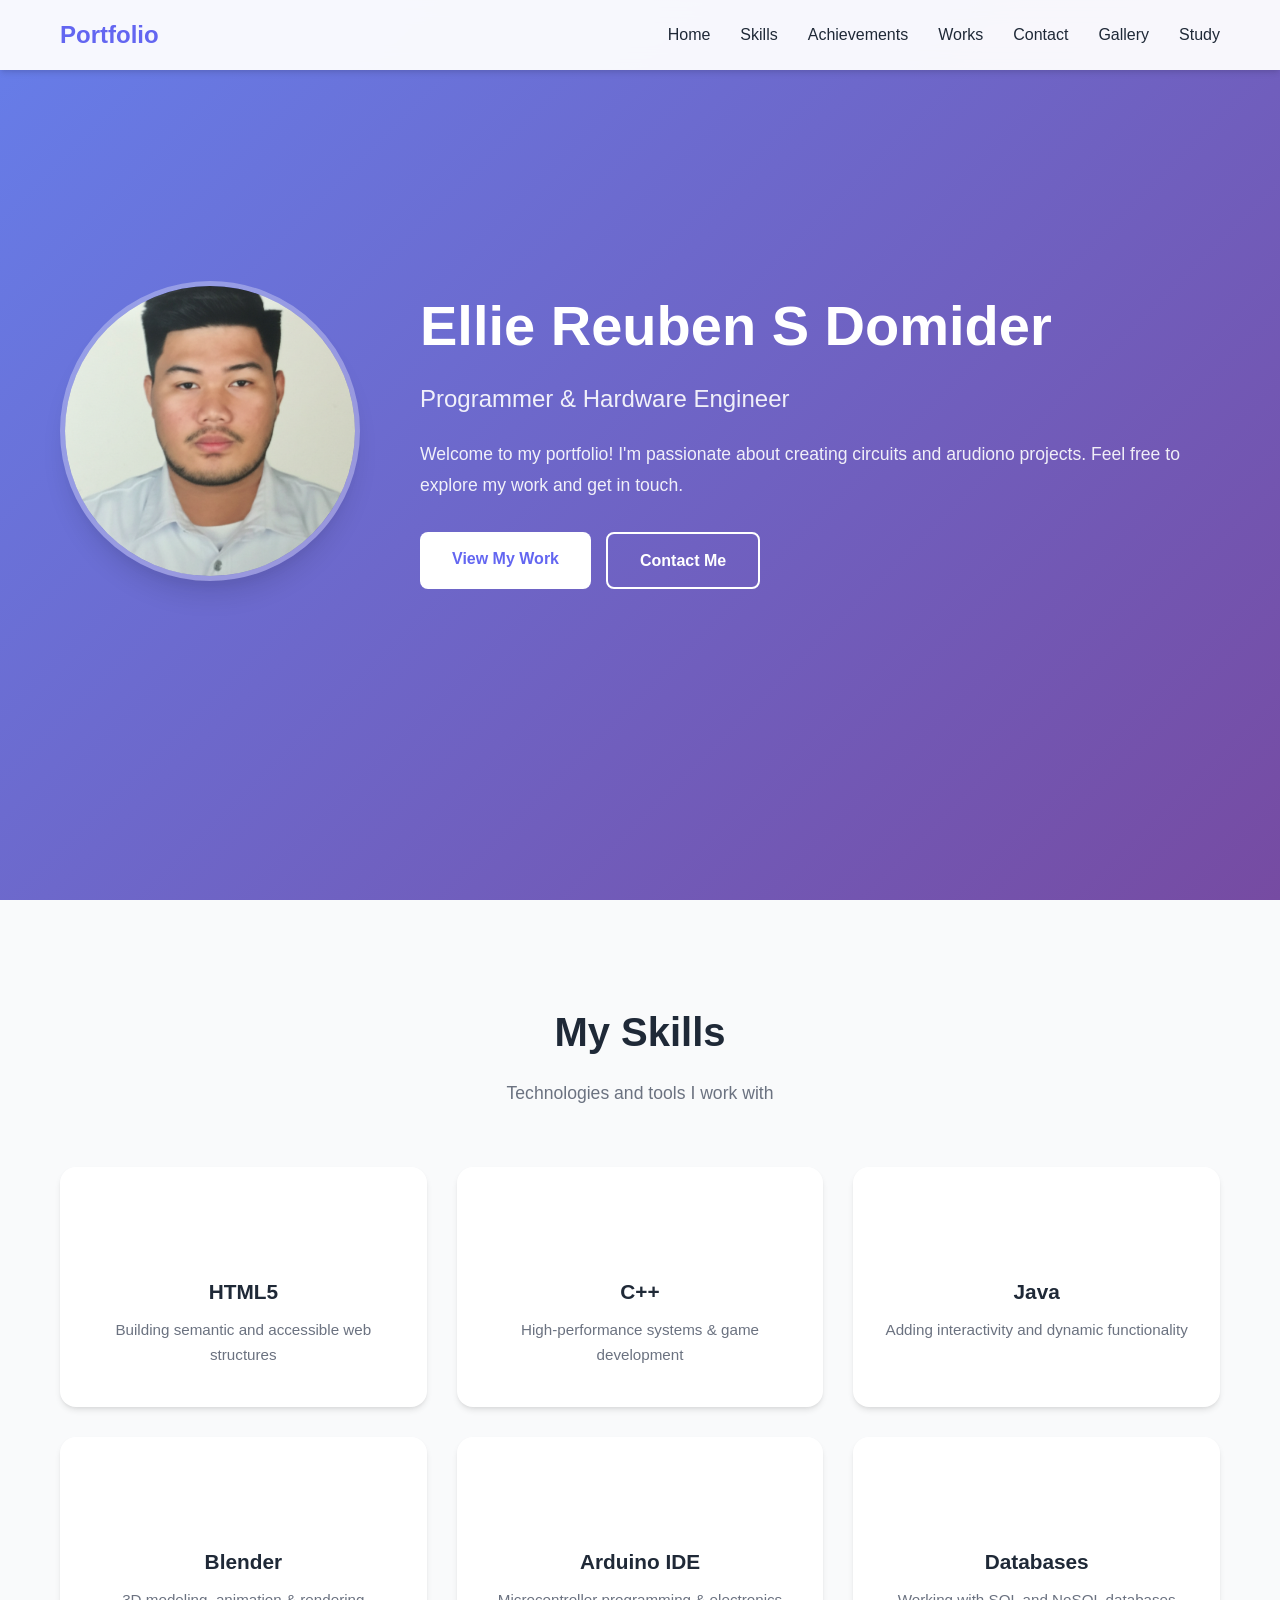
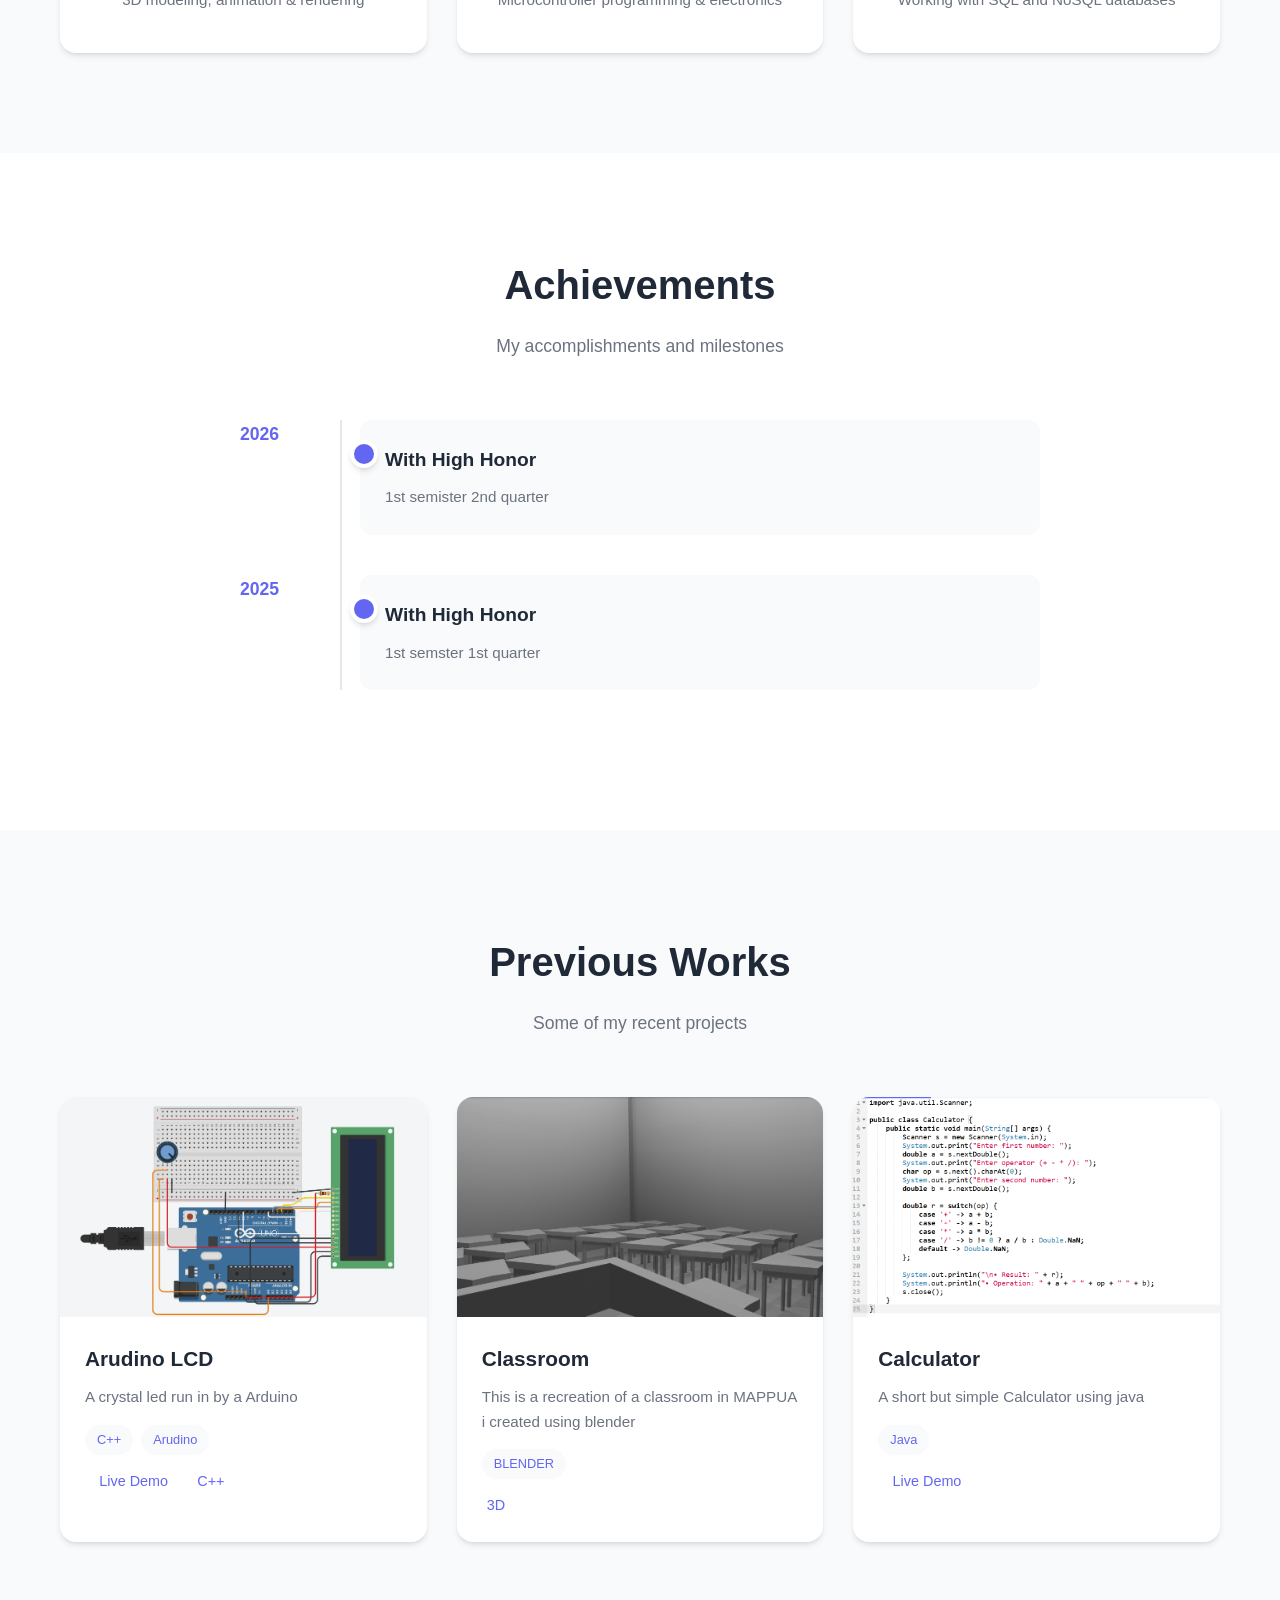
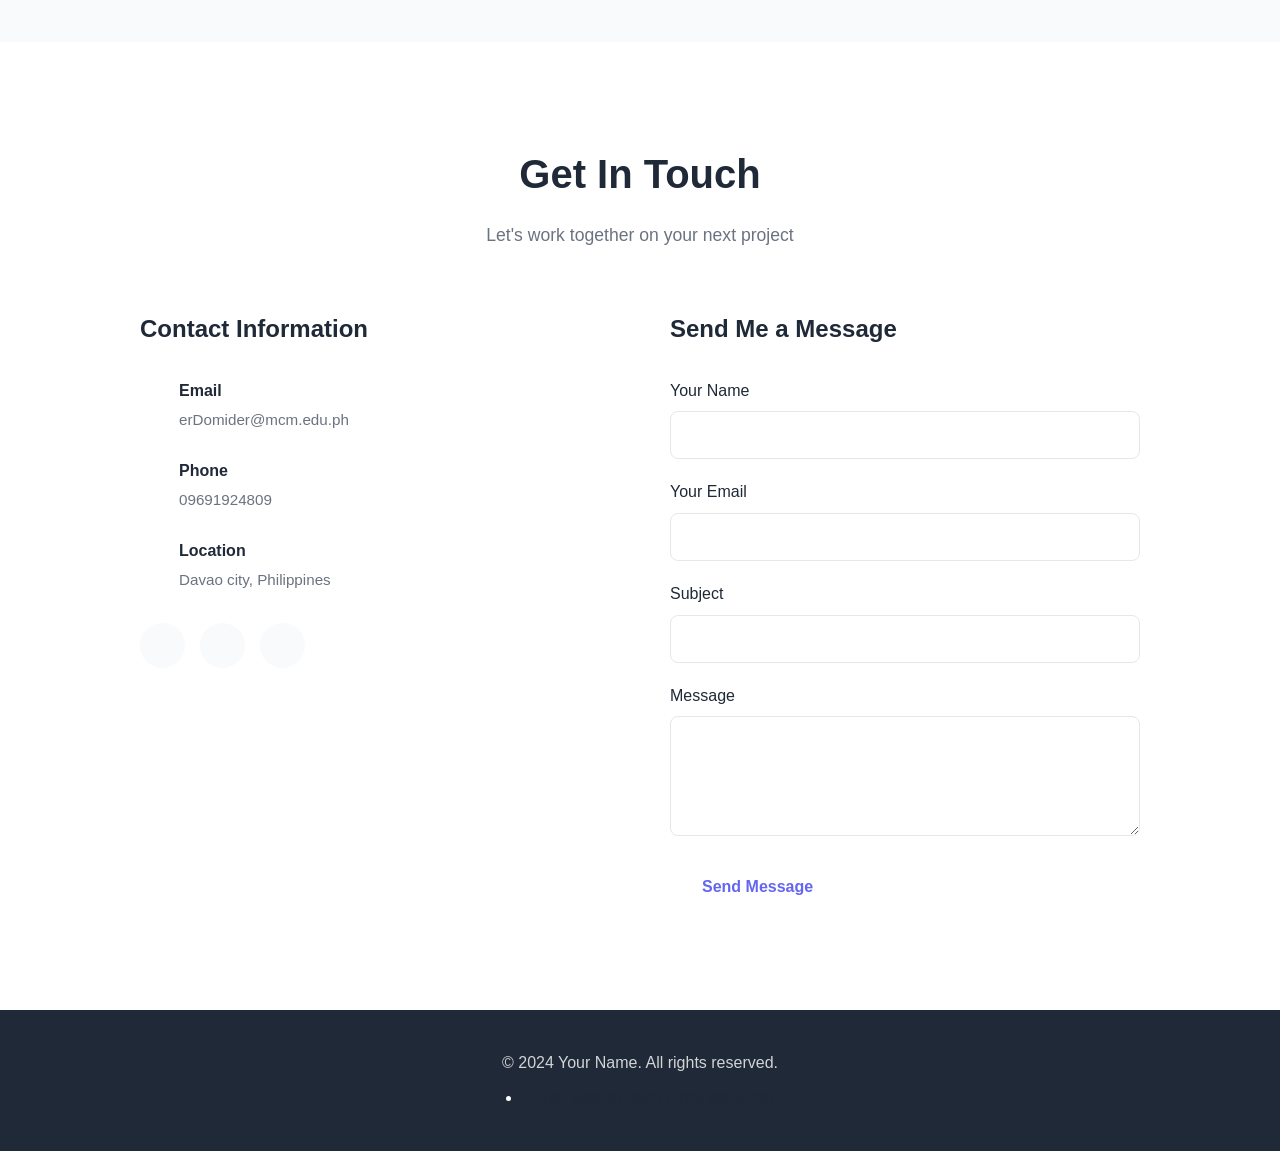
<file: index.html>
<!DOCTYPE html>
<html>
<head>
    <meta http-equiv="refresh" content="0; url=portfolio/Eportfolio.html">
</head>
<body>
    <p>Redirecting to <a href="portfolio/Eportfolio.html">Eportfolio</a>...</p>
</body>
</html>
</file>
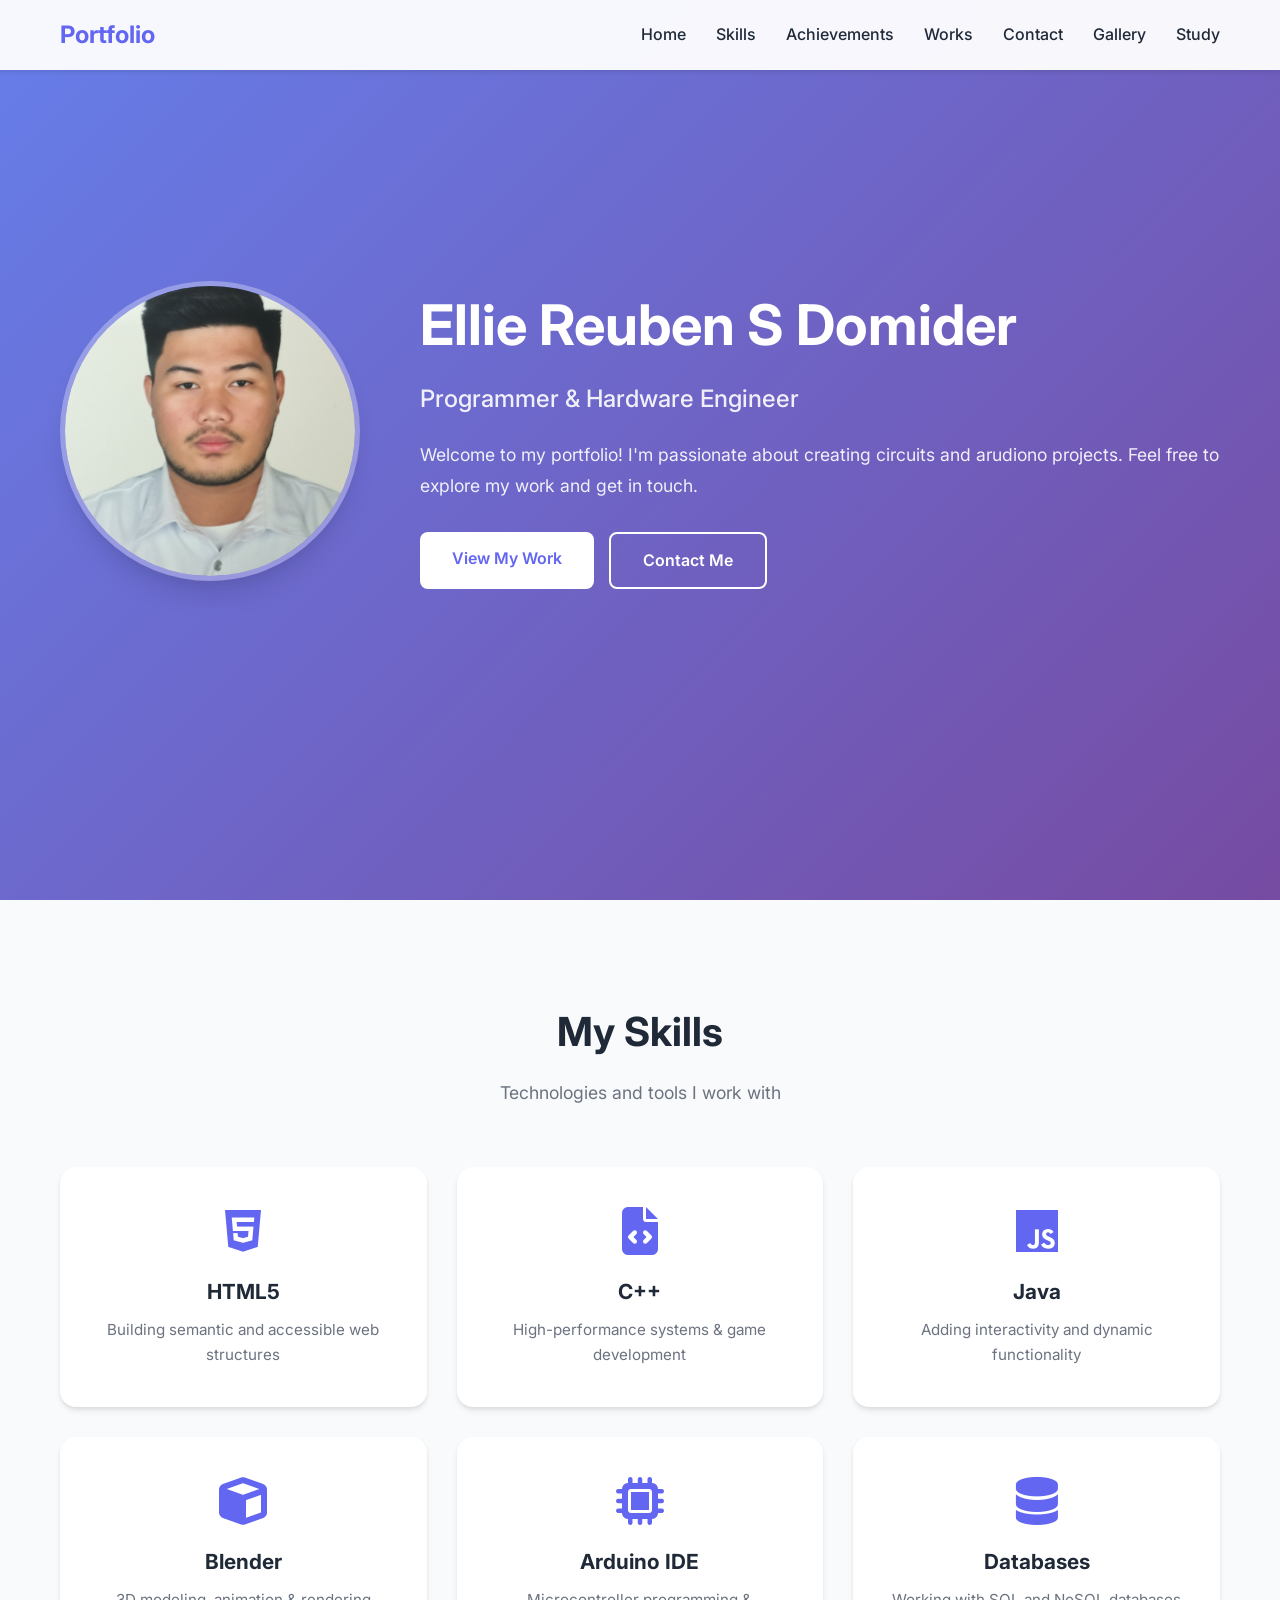
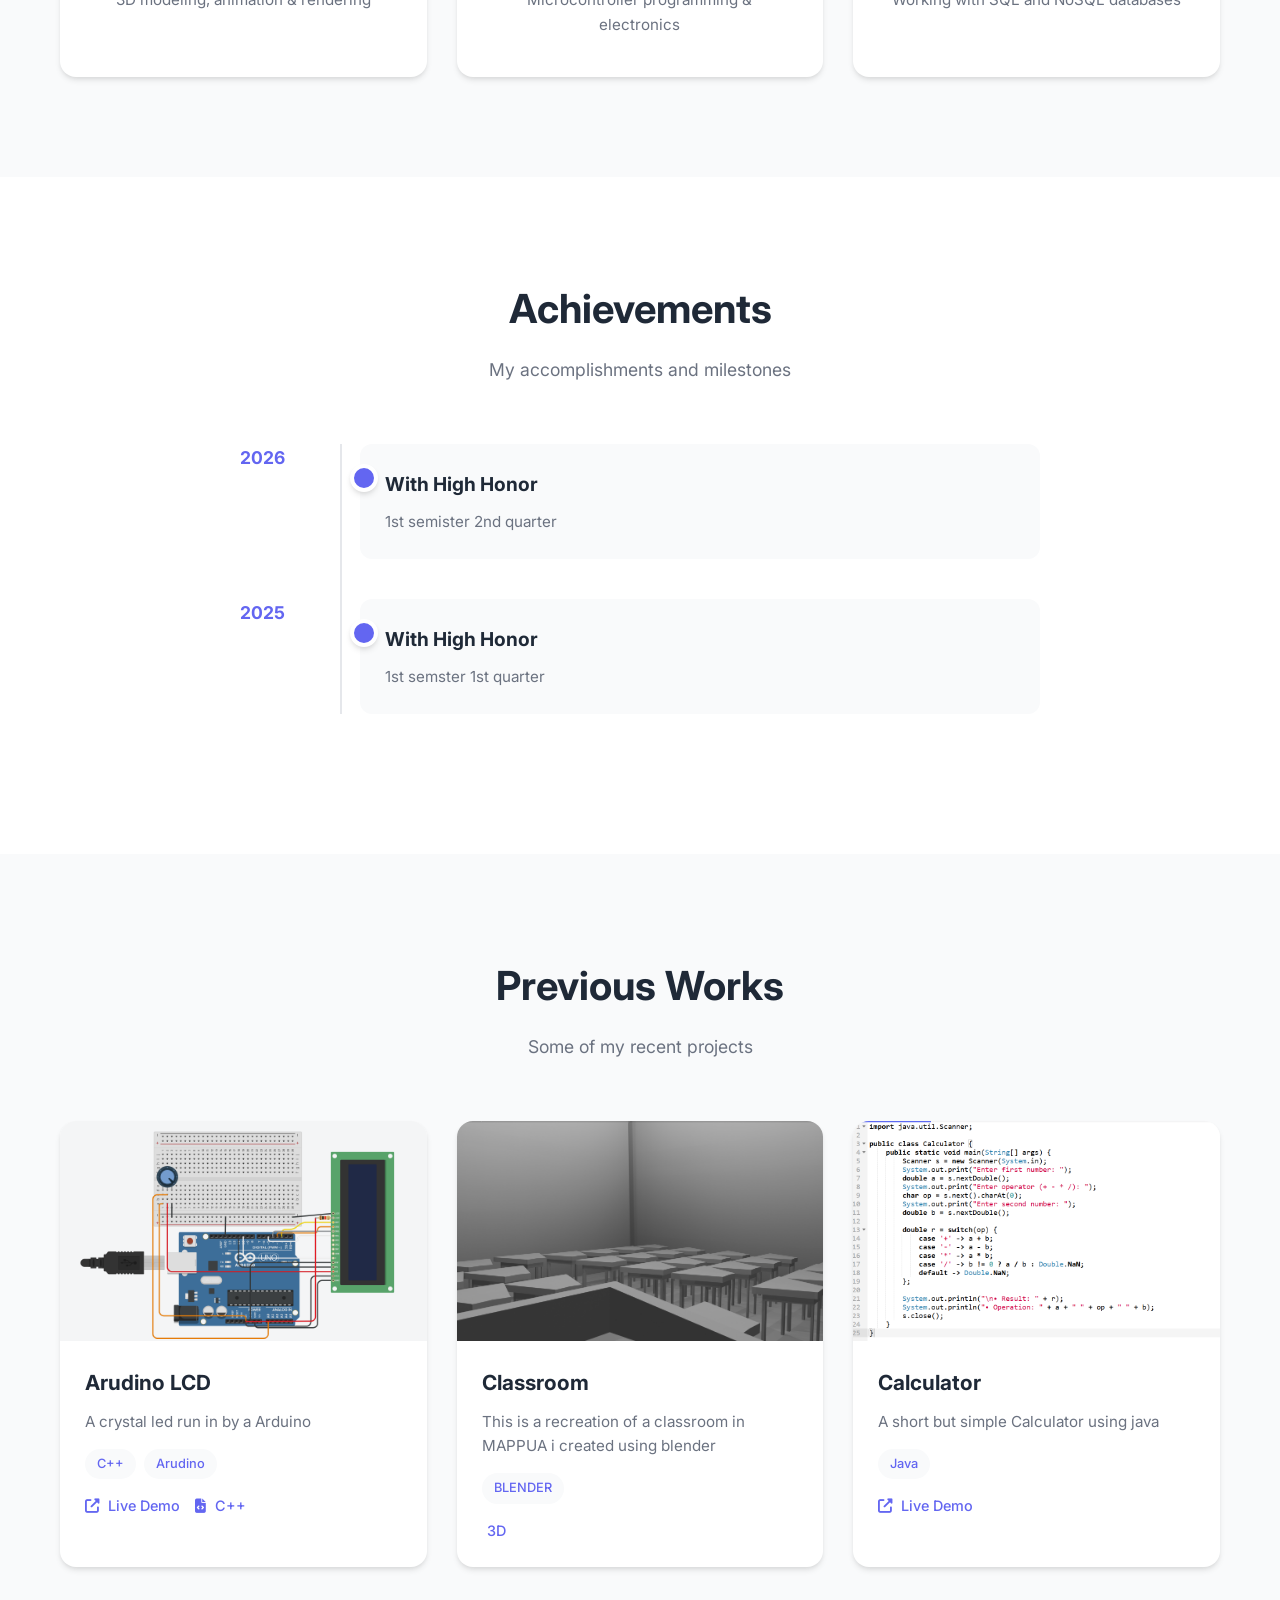
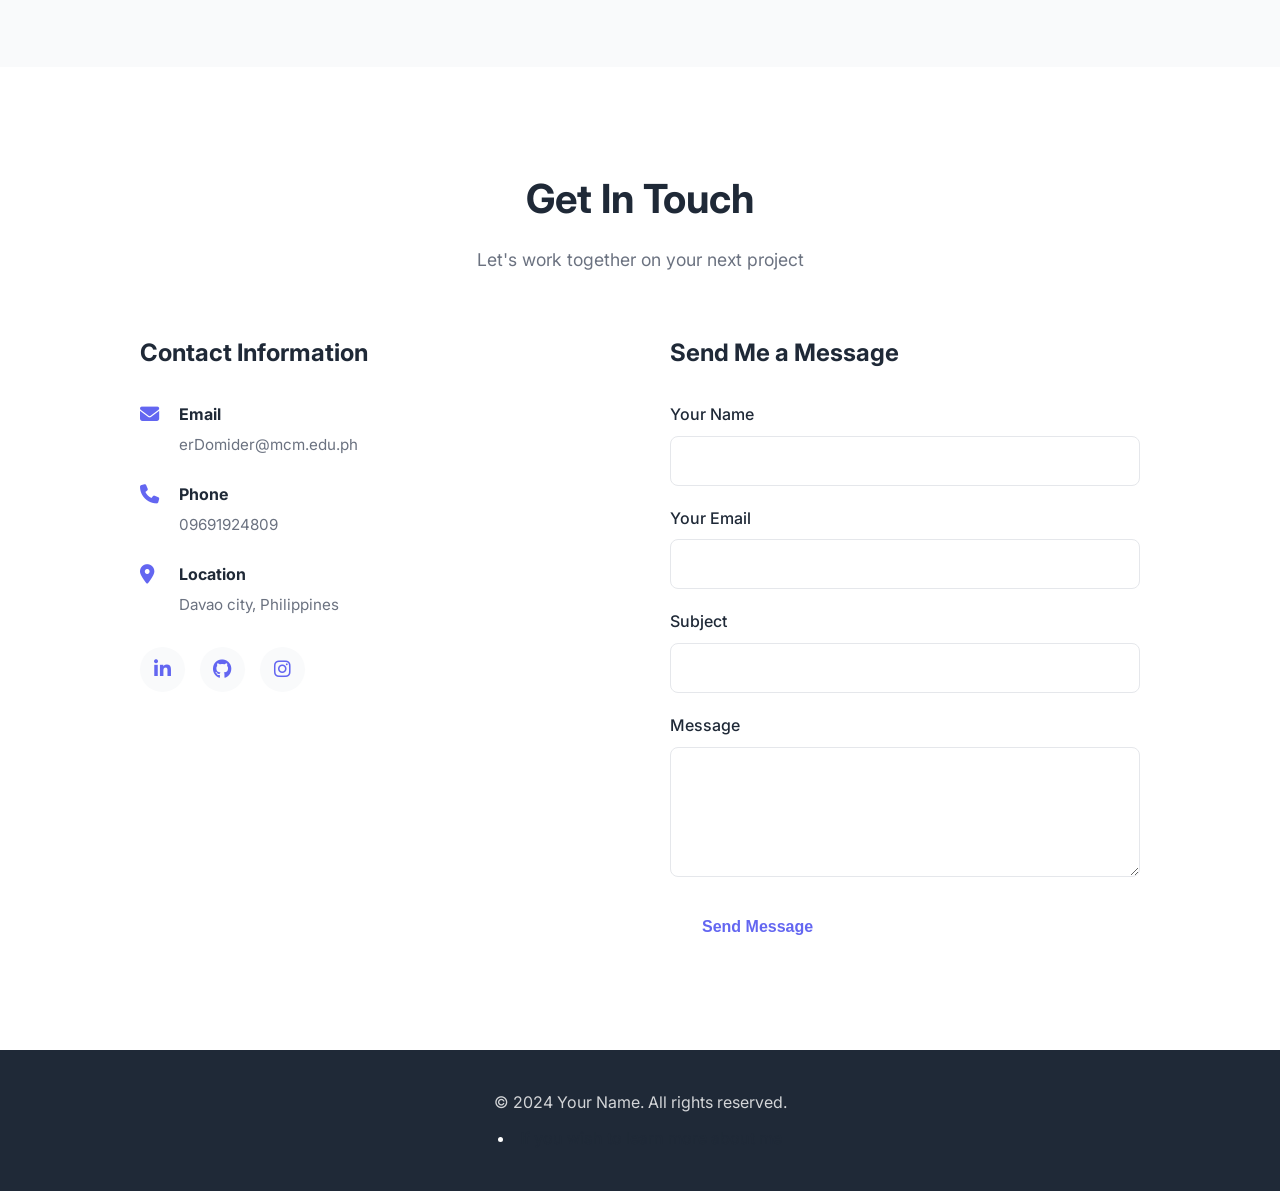
<file: portfolio/Eportfolio.html>
<!DOCTYPE html>
<html lang="en">
<head>
    <meta charset="UTF-8">
    <meta name="viewport" content="width=device-width, initial-scale=1.0">
    <title>My Portfolio</title>
    <link rel="stylesheet" href="styles.css">
    <link href="https://fonts.googleapis.com/css2?family=Inter:wght@300;400;500;600;700&display=swap" rel="stylesheet">
    <link rel="stylesheet" href="https://cdnjs.cloudflare.com/ajax/libs/font-awesome/6.4.0/css/all.min.css">
</head>
<body>
    <!-- Navigation -->
    <nav class="navbar">
        <div class="nav-container">
            <a href="#home" class="nav-logo">Portfolio</a>
            <ul class="nav-menu">
                <li><a href="#home" class="nav-link">Home</a></li>
                <li><a href="#skills" class="nav-link">Skills</a></li>
                <li><a href="#achievements" class="nav-link">Achievements</a></li>
                <li><a href="#works" class="nav-link">Works</a></li>
                <li><a href="#contact" class="nav-link">Contact</a></li>
				<li><a href="gallery.html" class="nav-link">Gallery</a></li>
				<li><a href="study.html" class="nav-link">Study</a></li>
            </ul>
            <div class="hamburger">
                <span class="bar"></span>
                <span class="bar"></span>
                <span class="bar"></span>
            </div>
        </div>
    </nav>
    <!-- Home / Hero Section -->
    <section id="home" class="hero">
        <div class="hero-container">
            <div class="hero-content">
                <div class="profile-image">
                    <!-- EDIT: Replace "your-photo.jpg" with your actual photo file name -->
                    <img src="ME.png	" alt="Your Name" id="profile-img">
                </div>
                <div class="hero-text">
                    <!-- EDIT: Change to your name -->
                    <h1>Ellie Reuben S Domider</h1>
                    <!-- EDIT: Change to your title/profession -->
                    <p class="hero-subtitle">Programmer & Hardware Engineer</p>
                    <!-- EDIT: Add your brief introduction -->
                    <p class="hero-description">
                        Welcome to my portfolio! I'm passionate about creating circuits and arudiono projects. 
                        Feel free to explore my work and get in touch.
                    </p>
                    <div class="hero-buttons">
                        <a href="#works" class="btn btn-primary">View My Work</a>
                        <a href="#contact" class="btn btn-secondary">Contact Me</a>
                    </div>
                </div>
            </div>
        </div>
    </section>

    <!-- Skills Section -->
    <section id="skills" class="skills">
        <div class="container">
            <h2 class="section-title">My Skills</h2>
            <p class="section-subtitle">Technologies and tools I work with</p>
            
            <div class="skills-grid">
                <!-- EDIT: Add, remove, or modify skills as needed -->
                <div class="skill-card">
                    <i class="fab fa-html5 skill-icon"></i>
                    <h3>HTML5</h3>
                    <p>Building semantic and accessible web structures</p>
                </div>
                
				<div class="skill-card">
					<i class="fas fa-file-code skill-icon"></i>
					<h3>C++</h3>
					<p>High-performance systems & game development</p>
				</div>
                
                <div class="skill-card">
                    <i class="fab fa-js skill-icon"></i>
                    <h3>Java</h3>
                    <p>Adding interactivity and dynamic functionality</p>
                </div>
                
				<div class="skill-card">
					<i class="fas fa-cube skill-icon"></i>
					<h3>Blender</h3>
					<p>3D modeling, animation & rendering</p>
				</div>
                
				<div class="skill-card">
					<i class="fas fa-microchip skill-icon"></i>
					<h3>Arduino IDE</h3>
					<p>Microcontroller programming & electronics</p>
				</div>
                
                <div class="skill-card">
                    <i class="fas fa-database skill-icon"></i>
                    <h3>Databases</h3>
                    <p>Working with SQL and NoSQL databases</p>
                </div>
            </div>
        </div>
    </section>

    <!-- Achievements Section -->
    <section id="achievements" class="achievements">
        <div class="container">
            <h2 class="section-title">Achievements</h2>
            <p class="section-subtitle">My accomplishments and milestones</p>
            
            <div class="achievements-timeline">
                <!-- EDIT: Add your achievements here - copy/paste the achievement-item block for more -->
                
                <div class="achievement-item">
                    <div class="achievement-date">2026</div>
                    <div class="achievement-content">
                        <h3>With High Honor</h3>
                        <p>1st semister 2nd quarter</p>
                    </div>
                </div>
                
                <div class="achievement-item">
                    <div class="achievement-date">2025</div>
                    <div class="achievement-content">
                        <h3>With High Honor</h3>
                        <p>1st semster 1st quarter</p>
                    </div>
                </div>
                
                
                <!-- Add more achievements by copying the block above -->
            </div>
        </div>
    </section>

    <!-- Previous Works Section -->
    <section id="works" class="works">
        <div class="container">
            <h2 class="section-title">Previous Works</h2>
            <p class="section-subtitle">Some of my recent projects</p>
            
            <div class="works-grid">
                <!-- EDIT: Add your projects here - copy/paste the work-card block for more -->
                
                <div class="work-card">
                    <!-- EDIT: Replace with your project screenshot -->
                    <div class="work-image">
                        <img src="tinker.png" alt="Project 1">
                    </div>
                    <div class="work-info">
                        <h3>Arudino LCD</h3>
                        <p>A crystal led run in by a Arduino</p>
                        <div class="work-tags">
                            <span class="tag">C++</span>
                            <span class="tag">Arudino</span>
                        </div>
                        <div class="work-links">
    <a href="#" class="work-link work-link-sm"><i class="fas fa-external-link-alt"></i> Live Demo</a>
    <a href="#" class="work-link work-link-sm"><i class="fas fa-file-code"></i> C++</a>
</div>
                    </div>
                </div>
                
                <div class="work-card">
                    <div class="work-image">
                        <img src="room.png" alt="Project 2">
                    </div>
                    <div class="work-info">
                        <h3>Classroom</h3>
                        <p>This is a recreation of a classroom in MAPPUA i created using blender</p>
                        <div class="work-tags">
                            <span class="tag">BLENDER</span>
                        </div>
                        <div class="work-links">
                            <a href="#" class="work-link"><i class="devicon-blender-original"></i> 3D</a>	
                        </div>
                    </div>
                </div>
                
                <div class="work-card">
                    <div class="work-image">
                        <img src="calculator.png" alt="Project 3">
                    </div>
                    <div class="work-info">
                        <h3>Calculator</h3>
                        <p>A short but simple Calculator using java</p>
                        <div class="work-tags">
                            <span class="tag">Java</span>
                        </div>
                        <div class="work-links">
                            <a href="#" class="work-link"><i class="fas fa-external-link-alt"></i> Live Demo</a>	
                        </div>
                    </div>
                </div>
                
                <!-- Add more projects by copying the work-card block above -->
            </div>
        </div>
    </section>

    <!-- Contact Section -->
    <section id="contact" class="contact">
        <div class="container">
            <h2 class="section-title">Get In Touch</h2>
            <p class="section-subtitle">Let's work together on your next project</p>
            
            <div class="contact-content">
                <div class="contact-info">
                    <h3>Contact Information</h3>
                    
                    <!-- EDIT: Update with your contact details -->
                    <div class="contact-item">
                        <i class="fas fa-envelope"></i>
                        <div>
                            <h4>Email</h4>
                            <p>erDomider@mcm.edu.ph</p>
                        </div>
                    </div>
                    
                    <div class="contact-item">
                        <i class="fas fa-phone"></i>
                        <div>
                            <h4>Phone</h4>
                            <p>09691924809</p>
                        </div>
                    </div>
                    
                    <div class="contact-item">
                        <i class="fas fa-map-marker-alt"></i>
                        <div>
                            <h4>Location</h4>
                            <p>Davao city, Philippines</p>
                        </div>
                    </div>
                    
                    <div class="social-links">
                        <!-- EDIT: Update with your social media links -->
							<a href="https://www.linkedin.com/learning/career-journey?u=89213594" class="social-link" title="N/a" target="_blank" rel="noopener">
    <i class="fab fa-linkedin-in"></i></a>
							<a href="https://github.com/un457" class="social-link" title="GitHub" target="_blank" rel="noopener">
    <i class="fab fa-github"></i></a>
                        <a href="https://www.instagram.com/fuggin_duck/" class="social-link" title="Instagram" target="_blank" rel="noopener">
  <i class="fab fa-instagram"></i></a>
                    </div>
                </div>
                
                <div class="contact-form">
                    <h3>Send Me a Message</h3>
                    <form id="contactForm">
                        <div class="form-group">
                            <label for="name">Your Name</label>
                            <input type="text" id="name" name="name" required>
                        </div>
                        <div class="form-group">
                            <label for="email">Your Email</label>
                            <input type="email" id="email" name="email" required>
                        </div>
                        <div class="form-group">
                            <label for="subject">Subject</label>
                            <input type="text" id="subject" name="subject" required>
                        </div>
                        <div class="form-group">
                            <label for="message">Message</label>
                            <textarea id="message" name="message" rows="5" required></textarea>
                        </div>
                        <button type="submit" class="btn btn-primary">Send Message</button>
                    </form>
                </div>
            </div>
        </div>
    </section>

    <!-- Footer -->
    <footer class="footer">
        <div class="container">
            <p>&copy; 2024 Your Name. All rights reserved.</p>
          <li><a href="https://www.youtube.com/watch?v=dQw4w9WgXcQ" class="nav-link">If you wish to learn more about me</a></li>
        </div>
    </footer>

    <script src="script.js"></script>
</body>
</html>
</file>
<file: portfolio/styles.css>
/* ===== CSS VARIABLES ===== */
:root {
    --primary-color: #6366f1;
    --primary-dark: #4f46e5;
    --secondary-color: #8b5cf6;
    --accent-color: #ec4899;
    --text-dark: #1f2937;
    --text-light: #6b7280;
    --bg-light: #f9fafb;
    --bg-white: #ffffff;
    --border-color: #e5e7eb;
    --shadow: 0 4px 6px -1px rgba(0, 0, 0, 0.1), 0 2px 4px -1px rgba(0, 0, 0, 0.06);
    --shadow-lg: 0 20px 25px -5px rgba(0, 0, 0, 0.1), 0 10px 10px -5px rgba(0, 0, 0, 0.04);
    --transition: all 0.3s ease;
}

/* ===== RESET & BASE ===== */
* {
    margin: 0;
    padding: 0;
    box-sizing: border-box;
}

html {
    scroll-behavior: smooth;
}

body {
    font-family: 'Inter', -apple-system, BlinkMacSystemFont, 'Segoe UI', Roboto, sans-serif;
    line-height: 1.6;
    color: var(--text-dark);
    background-color: var(--bg-white);
}

.container {
    max-width: 1200px;
    margin: 0 auto;
    padding: 0 20px;
}

/* ===== NAVIGATION ===== */
.navbar {
    position: fixed;
    top: 0;
    left: 0;
    width: 100%;
    background: rgba(255, 255, 255, 0.95);
    backdrop-filter: blur(10px);
    box-shadow: var(--shadow);
    z-index: 1000;
    transition: var(--transition);
}

.nav-container {
    max-width: 1200px;
    margin: 0 auto;
    padding: 0 20px;
    display: flex;
    justify-content: space-between;
    align-items: center;
    height: 70px;
}

.nav-logo {
    font-size: 1.5rem;
    font-weight: 700;
    color: var(--primary-color);
    text-decoration: none;
}

.nav-menu {
    display: flex;
    list-style: none;
    gap: 30px;
}

.nav-link {
    text-decoration: none;
    color: var(--text-dark);
    font-weight: 500;
    transition: var(--transition);
    position: relative;
}

.nav-link:hover {
    color: var(--primary-color);
}

.nav-link::after {
    content: '';
    position: absolute;
    bottom: -5px;
    left: 0;
    width: 0;
    height: 2px;
    background: var(--primary-color);
    transition: var(--transition);
}

.nav-link:hover::after {
    width: 100%;
}

.hamburger {
    display: none;
    cursor: pointer;
}

.bar {
    display: block;
    width: 25px;
    height: 3px;
    margin: 5px auto;
    background-color: var(--text-dark);
    border-radius: 3px;
    transition: var(--transition);
}

/* ===== HERO SECTION ===== */
.hero {
    min-height: 100vh;
    display: flex;
    align-items: center;
    padding-top: 70px;
    background: linear-gradient(135deg, #667eea 0%, #764ba2 100%);
    color: white;
}

.hero-container {
    max-width: 1200px;
    margin: 0 auto;
    padding: 0 20px;
    width: 100%;
}

.hero-content {
    display: flex;
    align-items: center;
    gap: 60px;
}

.profile-image {
    flex-shrink: 0;
}

.profile-image img {
    width: 300px;
    height: 300px;
    border-radius: 50%;
    object-fit: cover;
    border: 5px solid rgba(255, 255, 255, 0.3);
    box-shadow: var(--shadow-lg);
}

.hero-text h1 {
    font-size: 3.5rem;
    font-weight: 700;
    margin-bottom: 10px;
}

.hero-subtitle {
    font-size: 1.5rem;
    font-weight: 500;
    margin-bottom: 20px;
    opacity: 0.9;
}

.hero-description {
    font-size: 1.1rem;
    line-height: 1.8;
    margin-bottom: 30px;
    opacity: 0.9;
}

.hero-buttons {
    display: flex;
    gap: 15px;
}

/* ===== BUTTONS ===== */
.btn {
    display: inline-block;
    padding: 14px 32px;
    border-radius: 8px;
    font-weight: 600;
    text-decoration: none;
    transition: var(--transition);
    cursor: pointer;
    border: none;
    font-size: 1rem;
}

.btn-primary {
    background: white;
    color: var(--primary-color);
}

.btn-primary:hover {
    transform: translateY(-3px);
    box-shadow: var(--shadow-lg);
}

.btn-secondary {
    background: transparent;
    color: white;
    border: 2px solid white;
}

.btn-secondary:hover {
    background: white;
    color: var(--primary-color);
}

/* ===== SECTION STYLES ===== */
section {
    padding: 100px 0;
}

.section-title {
    font-size: 2.5rem;
    font-weight: 700;
    text-align: center;
    margin-bottom: 15px;
    color: var(--text-dark);
}

.section-subtitle {
    text-align: center;
    color: var(--text-light);
    font-size: 1.1rem;
    margin-bottom: 60px;
}

/* ===== SKILLS SECTION ===== */
.skills {
    background: var(--bg-light);
}

.skills-grid {
    display: grid;
    grid-template-columns: repeat(auto-fit, minmax(280px, 1fr));
    gap: 30px;
}

.skill-card {
    background: white;
    padding: 40px 30px;
    border-radius: 16px;
    text-align: center;
    box-shadow: var(--shadow);
    transition: var(--transition);
}

.skill-card:hover {
    transform: translateY(-10px);
    box-shadow: var(--shadow-lg);
}

.skill-icon {
    font-size: 3rem;
    color: var(--primary-color);
    margin-bottom: 20px;
}

.skill-card h3 {
    font-size: 1.3rem;
    margin-bottom: 10px;
    color: var(--text-dark);
}

.skill-card p {
    color: var(--text-light);
    font-size: 0.95rem;
}

/* ===== ACHIEVEMENTS SECTION ===== */
.achievements {
    background: var(--bg-white);
}

.achievements-timeline {
    max-width: 800px;
    margin: 0 auto;
    position: relative;
}

.achievements-timeline::before {
    content: '';
    position: absolute;
    left: 100px;
    top: 0;
    bottom: 0;
    width: 2px;
    background: var(--border-color);
}

.achievement-item {
    display: flex;
    margin-bottom: 40px;
    position: relative;
}

.achievement-date {
    width: 80px;
    font-weight: 700;
    color: var(--primary-color);
    font-size: 1.1rem;
    flex-shrink: 0;
}

.achievement-content {
    margin-left: 40px;
    background: var(--bg-light);
    padding: 25px;
    border-radius: 12px;
    flex: 1;
    position: relative;
}

.achievement-content::before {
    content: '';
    position: absolute;
    left: -10px;
    top: 20px;
    width: 20px;
    height: 20px;
    background: var(--primary-color);
    border-radius: 50%;
    border: 4px solid white;
    box-shadow: var(--shadow);
}

.achievement-content h3 {
    font-size: 1.2rem;
    margin-bottom: 10px;
    color: var(--text-dark);
}

.achievement-content p {
    color: var(--text-light);
    font-size: 0.95rem;
}

/* ===== WORKS SECTION ===== */
.works {
    background: var(--bg-light);
}

.works-grid {
    display: grid;
    grid-template-columns: repeat(auto-fit, minmax(350px, 1fr));
    gap: 30px;
}

.work-card {
    background: white;
    border-radius: 16px;
    overflow: hidden;
    box-shadow: var(--shadow);
    transition: var(--transition);
}

.work-card:hover {
    transform: translateY(-10px);
    box-shadow: var(--shadow-lg);
}

.work-image {
    height: 220px;
    overflow: hidden;
}

.work-image img {
    width: 100%;
    height: 100%;
    object-fit: cover;
    transition: var(--transition);
}

.work-card:hover .work-image img {
    transform: scale(1.1);
}

.work-info {
    padding: 25px;
}

.work-info h3 {
    font-size: 1.3rem;
    margin-bottom: 10px;
    color: var(--text-dark);
}

.work-info p {
    color: var(--text-light);
    font-size: 0.95rem;
    margin-bottom: 15px;
}

.work-tags {
    display: flex;
    flex-wrap: wrap;
    gap: 8px;
    margin-bottom: 15px;
}

.tag {
    background: var(--bg-light);
    color: var(--primary-color);
    padding: 5px 12px;
    border-radius: 20px;
    font-size: 0.8rem;
    font-weight: 500;
}

.work-links {
    display: flex;
    gap: 15px;
}

.work-link {
    color: var(--primary-color);
    text-decoration: none;
    font-weight: 500;
    font-size: 0.9rem;
    transition: var(--transition);
}

.work-link:hover {
    color: var(--primary-dark);
}

.work-link i {
    margin-right: 5px;
}

/* ===== CONTACT SECTION ===== */
.contact {
    background: var(--bg-white);
}

.contact-content {
    display: grid;
    grid-template-columns: 1fr 1fr;
    gap: 60px;
    max-width: 1000px;
    margin: 0 auto;
}

.contact-info h3,
.contact-form h3 {
    font-size: 1.5rem;
    margin-bottom: 30px;
    color: var(--text-dark);
}

.contact-item {
    display: flex;
    align-items: flex-start;
    gap: 15px;
    margin-bottom: 25px;
}

.contact-item i {
    font-size: 1.2rem;
    color: var(--primary-color);
    width: 24px;
    margin-top: 3px;
}

.contact-item h4 {
    font-size: 1rem;
    margin-bottom: 5px;
    color: var(--text-dark);
}

.contact-item p {
    color: var(--text-light);
    font-size: 0.95rem;
}

.social-links {
    display: flex;
    gap: 15px;
    margin-top: 30px;
}

.social-link {
    width: 45px;
    height: 45px;
    border-radius: 50%;
    background: var(--bg-light);
    display: flex;
    align-items: center;
    justify-content: center;
    color: var(--primary-color);
    font-size: 1.2rem;
    transition: var(--transition);
    text-decoration: none;
}

.social-link:hover {
    background: var(--primary-color);
    color: white;
    transform: translateY(-3px);
}

/* ===== CONTACT FORM ===== */
.form-group {
    margin-bottom: 20px;
}

.form-group label {
    display: block;
    margin-bottom: 8px;
    font-weight: 500;
    color: var(--text-dark);
}

.form-group input,
.form-group textarea {
    width: 100%;
    padding: 14px;
    border: 1px solid var(--border-color);
    border-radius: 8px;
    font-family: inherit;
    font-size: 1rem;
    transition: var(--transition);
}

.form-group input:focus,
.form-group textarea:focus {
    outline: none;
    border-color: var(--primary-color);
    box-shadow: 0 0 0 3px rgba(99, 102, 241, 0.1);
}

/* ===== FOOTER ===== */
.footer {
    background: var(--text-dark);
    color: white;
    padding: 40px 0;
    text-align: center;
}

.footer p {
    margin-bottom: 10px;
    opacity: 0.8;
}

.footer i {
    color: var(--accent-color);
}

/* ===== RESPONSIVE DESIGN ===== */
@media (max-width: 968px) {
    .hero-content {
        flex-direction: column;
        text-align: center;
    }
    
    .hero-text h1 {
        font-size: 2.5rem;
    }
    
    .hero-buttons {
        justify-content: center;
    }
    
    .contact-content {
        grid-template-columns: 1fr;
        gap: 40px;
    }
}

@media (max-width: 768px) {
    .hamburger {
        display: block;
    }
    
    .nav-menu {
        position: fixed;
        left: -100%;
        top: 70px;
        flex-direction: column;
        background: white;
        width: 100%;
        text-align: center;
        transition: var(--transition);
        box-shadow: var(--shadow);
        padding: 20px 0;
    }
    
    .nav-menu.active {
        left: 0;
    }
    
    .hamburger.active .bar:nth-child(1) {
        transform: rotate(-45deg) translate(-5px, 6px);
    }
    
    .hamburger.active .bar:nth-child(2) {
        opacity: 0;
    }
    
    .hamburger.active .bar:nth-child(3) {
        transform: rotate(45deg) translate(-5px, -6px);
    }
    
    .profile-image img {
        width: 200px;
        height: 200px;
    }
    
    .hero-text h1 {
        font-size: 2rem;
    }
    
    .hero-subtitle {
        font-size: 1.2rem;
    }
    
    .section-title {
        font-size: 2rem;
    }
    
    .achievements-timeline::before {
        left: 20px;
    }
    
    .achievement-item {
        flex-direction: column;
    }
    
    .achievement-date {
        margin-bottom: 10px;
    }
    
    .achievement-content {
        margin-left: 0;
    }
    
    .achievement-content::before {
        left: -30px;
    }
    
    .works-grid {
        grid-template-columns: 1fr;
    }
}

@media (max-width: 480px) {
    .hero-buttons {
        flex-direction: column;
    }
    
    .btn {
        width: 100%;
        text-align: center;
    }
}
</file>
